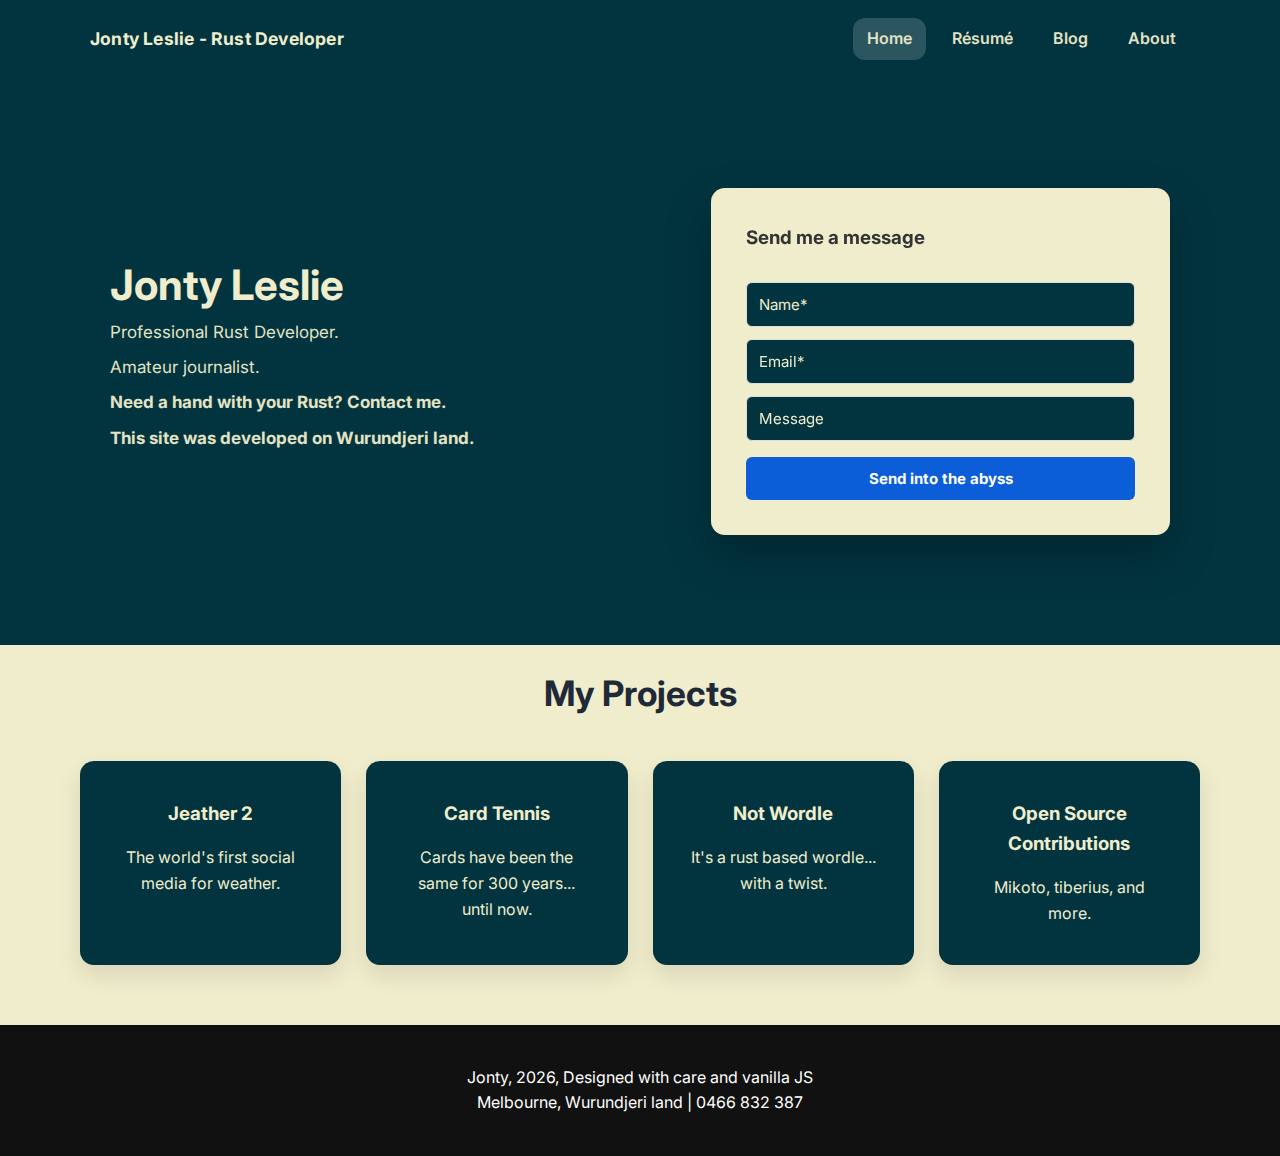
<file: index.html>
<!DOCTYPE html>
<html lang="en">

<head>
    <meta charset="UTF-8" />
    <meta name="description" content="Professional Rust Developer and Amateur Journalist" />
    <link rel="icon" type="image/x-icon" href="/favicon.ico">
    <title>Jonty Leslie - Programming Professional</title>
    <meta name="viewport" content="width=device-width, initial-scale=1.0">

    <link rel="preconnect" href="https://fonts.googleapis.com">
    <link rel="preconnect" href="https://fonts.gstatic.com" crossorigin>
    <link href="https://fonts.googleapis.com/css2?family=Inter:wght@400;600;700&display=swap" rel="stylesheet">
    <link rel="stylesheet" href="styles.css">

    <link rel="canonical" href="https://jlesdev.github.io/SiteWithTimetable/">
    <meta property="og:title" content="Jonty Leslie - Programming Professional">
    <meta property="og:description" content="Professional Rust Developer and Amateur Journalist">
    <meta property="og:image" content="https://media.licdn.com/dms/image/v2/D5603AQEC83LqIlaY2g/profile-displayphoto-shrink_800_800/profile-displayphoto-shrink_800_800/0/1682736156495?e=1772668800&v=beta&t=mTGRSkSpTmN4iZ6dFhdc3C0wPC5ipaGxKken-l8QJVU">
    <meta property="og:url" content="https://jlesdev.github.io/SiteWithTimetable/">
    <meta name="twitter:card" content="summary_large_image">
    <meta name="viewport" content="width=device-width, initial-scale=1">
</head>

<body>

    <header>
        <div class="container" id="header-container">
            <h2>Jonty Leslie - Rust Developer</h2>
            <nav>
                <a href="index.html" class="active">Home</a>
                <a class="butt" href="resume.html">Résumé</a>
                <a class="butt" href="contact.html">Blog</a>
                <a class="butt" href="about.html">About</a>
            </nav>
        </div>
    </header>

    <section class="hero">
        <div class="container">
            <div>
            <h1>Jonty Leslie</h1>
            <p>Professional Rust Developer.</p>
            <p>Amateur journalist.</p>
            <p><strong>Need a hand with your Rust? Contact me.</strong></p>
            <p><strong>This site was developed on Wurundjeri land.</strong></p>
            </div>
            
            <div class="quote-box">
            <span class="highlight-container"><h3><span class="highlight">Send me a message</span></h3></span>

            <form action="https://formsubmit.co/jontyleslie@gmail.com" method="POST">
                <input type="text" name="name" placeholder="Name*" required>
                <input type="email" name="email" placeholder="Email*" required>
                <input type="text" name="phone" placeholder="Message" required>

                <input type="hidden" name="_subject" value="New Quote Request">
                <input type="hidden" name="_captcha" value="false">

                <button type="submit">Send into the abyss</button>
            </form>
            </div>
        </div>

    </section>

    <section class="services">
        <h2>My Projects</h2>

        <div class="service-grid">

            <div class="service"
                style="background-size: cover; background-color:#02343F;color:#F0EDCC;">
                <h3>Jeather 2</h3>
                <p>The world's first social media for weather.</p>
            </div>

            <div class="service"
                style="background-size: cover; background-color:#02343F;color:#F0EDCC;">
                <h3>Card Tennis</h3>
                <p>Cards have been the same for 300 years... until now.</p>
            </div>

            <div class="service"
                style="background-size: cover; background-color:#02343F;color:#F0EDCC;">
                <h3>Not Wordle</h3>
                <p>It's a rust based wordle... with a twist.</p>
            </div>

            <div class="service"
                style="background-size: cover;background-color:#02343F;color:#F0EDCC;">
                <h3>Open Source Contributions</h3>
                <p>Mikoto, tiberius, and more.</p>
            </div>

        </div>

    </section>

    <footer>
        <p>Jonty, 2026, Designed with care and vanilla JS</p>
        <p>Melbourne, Wurundjeri land | 0466 832 387</p>
    </footer>

    <script type="application/ld+json">
        {
          "@context": "https://schema.org",
          "@type": "LocalBusiness",
          "name": "Vortex Gutter Cleaning",
          "telephone": "0466 832 387",
          "address": {
            "@type": "PostalAddress",
            "streetAddress": "Kensington VIC",
            "addressLocality": "Melbourne",
            "addressRegion": "VIC",
            "postalCode": "3000",
            "addressCountry": "AU"
          },
          "url": "https://jlesdev.github.io/VortexGutters/",
          "description": "Professional gutter, downpipe and roof cleaning services in Melbourne and surrounding suburbs."
        }
    </script>


</body>

</html>
</file>
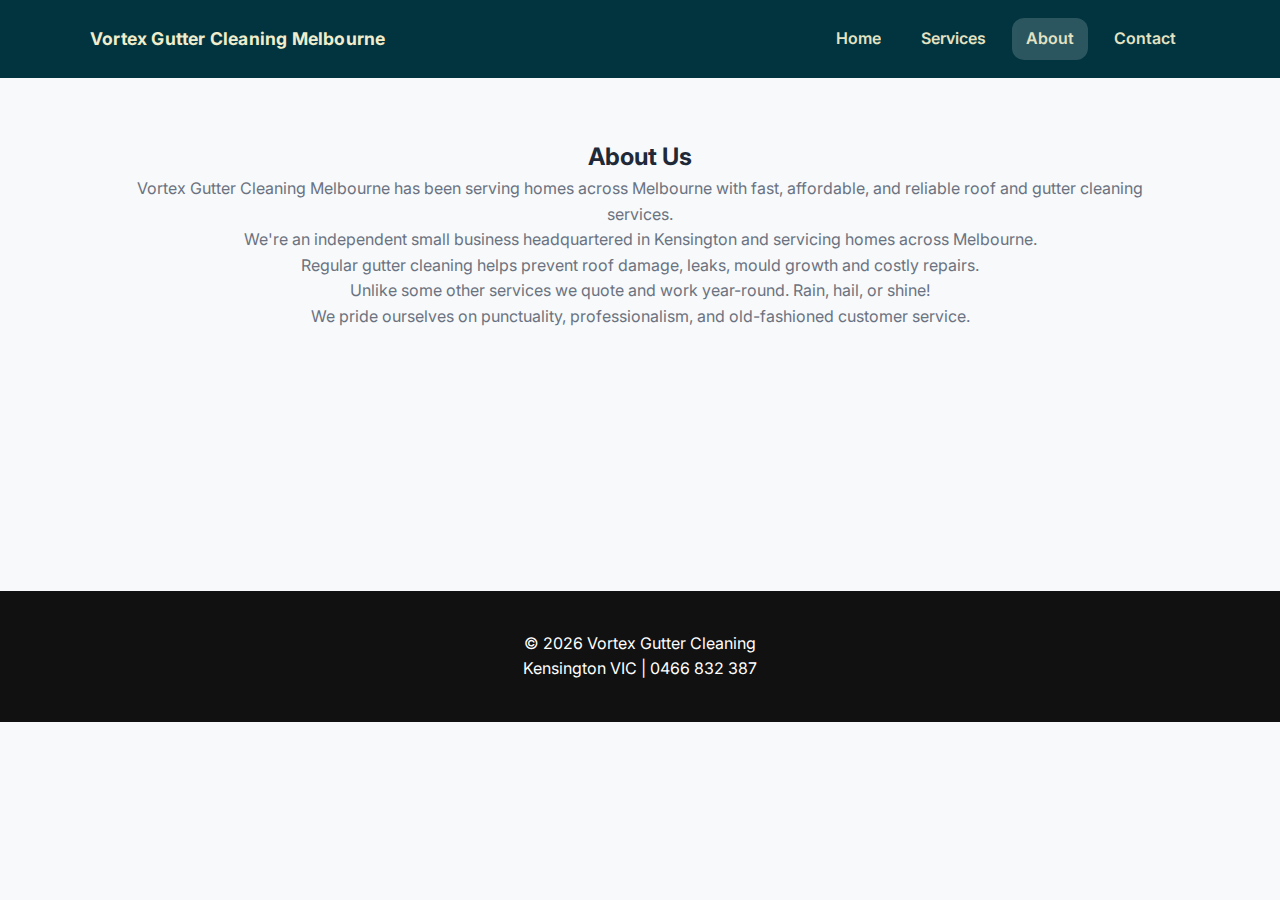
<file: about.html>
<!DOCTYPE html>
<html lang="en">
<head>
    <meta charset="UTF-8">
    <link rel="icon" type="image/x-icon" href="/favicon.ico">
    <title>About - Vortex Gutter Cleaning</title>
    <meta name="description" content="Vortex Gutter Cleaning Melbourne — professional gutter, downpipe and roof cleaning. Fast, reliable, and local to Melbourne.">
    <link rel="preconnect" href="https://fonts.googleapis.com">
    <link rel="preconnect" href="https://fonts.gstatic.com" crossorigin>
    <link href="https://fonts.googleapis.com/css2?family=Inter:wght@400;600;700&display=swap" rel="stylesheet">
    <meta name="viewport" content="width=device-width, initial-scale=1.0">
    <link rel="stylesheet" href="styles.css">
</head>
<body>

<header>
    <div class="container">
        <h2>Vortex Gutter Cleaning Melbourne</h2>
        <nav>
            <a href="index.html">Home</a>
            <a href="services.html">Services</a>
            <a href="about.html" class="active">About</a>
            <a href="contact.html">Contact</a>
        </nav>
    </div>
</header>

<section class="about" style="padding: 60px 0; text-align:center;">
    <div class="container">
        <h2 class="about-header">About Us</h2>
        <p class="lead">Vortex Gutter Cleaning Melbourne has been serving homes across Melbourne with fast, affordable, and reliable roof and gutter cleaning services.</p>
        <p class="lead">We're an independent small business headquartered in Kensington and servicing homes across Melbourne.</p>
        <p class="lead">Regular gutter cleaning helps prevent roof damage, leaks, mould growth and costly repairs.</p>
        <p class="lead">Unlike some other services we quote and work year-round. Rain, hail, or shine!</p>
        <p class="lead">We pride ourselves on punctuality, professionalism, and old-fashioned customer service.</p>
    </div>
</section>

<footer>
    <p>© 2026 Vortex Gutter Cleaning</p>
    <p>Kensington VIC | 0466 832 387</p>
</footer>

</body>
</html>
</file>
<file: styles.css>
:root{
    --bg: #f7f9fb;
    --surface: #ffffff;
    --muted: #6b7280;
    --brand: #0b5ed7;
    --accent: #0a66ff;
    --text: #1f2937;
}

*{box-sizing:border-box;margin:0;padding:0;font-family:Inter, system-ui, -apple-system, "Segoe UI", Roboto, "Helvetica Neue", Arial}

body{background:var(--bg);color:var(--text);line-height:1.6;-webkit-font-smoothing:antialiased}

.container{max-width:1100px;margin:0 auto;padding:0 20px}

header{background:var(--brand);color:#F0EDCC;}
header .container{display:flex;align-items:center;justify-content:space-between;padding:18px 0}
header h2{
    font-size:1.1rem;z-index:5;font-weight:700;letter-spacing:0.2px}
nav{display:flex;gap:12px}
nav a{color:#F0EDCC;padding:8px 14px;border-radius:12px;text-decoration:none;font-weight:600;opacity:0.95;transition:background .18s,transform .15s,opacity .15s}
nav a:hover{background:rgba(255,255,255,.12);transform:translateY(-3px);opacity:1}
nav a.active{background:rgba(255,255,255,.18)}
nav .butt.active{background:rgba(255,255,255,.18)}
.active{background:rgba(255,255,255,.18)}
.butt:hover{background:rgba(255,255,255,.12);transform:translateY(-3px);opacity:1}

/* a,button{position:relative;overflow:hidden}
a::after,button::after{content:"";position:absolute;top:0;left:-120%;width:120%;height:100%;background:rgba(255,255,255,0.18);transform:skewX(-20deg);pointer-events:none}
.wipe::after{animation:wipe .35s cubic-bezier(.4,0,.2,1)}
@keyframes wipe{from{left:-120%}to{left:120%}} */

.hero{position:relative;color:#F0EDCC;padding:110px 0;background-color:#02343F;background-size:cover;background-position:center}
.hero .container{z-index: 1;display:grid;grid-template-columns:1.1fr .9fr;gap:40px;align-items:center}
.hero h1{font-size:42px;line-height:1.05;margin-bottom:12px;position: relative}
.hero p{font-size:17px;opacity:.95;margin-bottom:8px}

.quote-box {
    background: #F0EDCC;
    color: #333;
    padding: 35px;
    border-radius: 14px;
    box-shadow: 0 20px 45px rgba(0, 0, 0, .25);
    backdrop-filter: blur(6px);
}

.quote-box h3 {
    margin-bottom: 10px;
}

.quote-box input,
.quote-box button {
    background: #02343F;
    color: #F0EDCC;
    width: 100%;
    padding: 12px;
    margin-top: 12px;
    border-radius: 6px;
    font-size: 15px;
}

.quote-box input {
    border: 1px solid #ddd;
}

.quote-box button {
    background: var(--brand);
    color: white;
    border: none;
    cursor: pointer;
    margin-top: 16px;
    font-weight: bold;
}

.form-control{width:100%;padding:12px;margin-top:12px;border-radius:6px;border:1px solid #ddd;background:#fff}
.form-row{display:flex;gap:12px}
.btn{display:inline-block;background:var(--brand);color:white;padding:11px 16px;border-radius:10px;border:none;cursor:pointer;font-weight:700}
.btn.secondary{background:#e6eefc;color:var(--brand)}

.services{padding:20px 80px 60px;text-align:center;background-color:#F0EDCC;}

.service {
    position: relative;
    color: white;
    padding: 2rem;
    border-radius: 16px;
    box-shadow: 0 10px 25px rgba(0, 0, 0, .2);
    background-size: contain;
    background-position: center;
    overflow: hidden;
    transition: transform .25s, box-shadow .25s;
}

/* .service::before {
    content: "";
    position: absolute;
    background-size: contain;
    inset: 0;
    background: linear-gradient(rgba(0, 0, 0, .55), rgba(0, 0, 0, .55));
    z-index: 0;
} */

/* .hero::before {
    content: "";
    position: absolute;
    background-size: contain;
    inset: 0;
    background: linear-gradient(rgba(0, 0, 0, .55), rgba(0, 0, 0, .55));
    z-index: 0;
} */

button,
a,
input,
.toggle {
  -webkit-tap-highlight-color: transparent;
}


.service * {
    position: relative;
    padding: 0.5rem;
    z-index: 1;
}

.service:hover {
    transform: translateY(-6px);
    box-shadow: 0 18px 40px rgba(0, 0, 0, .3);
}


.services h2 {
    font-size: 2.2rem;
    margin-bottom: 20px;
}

.service-grid {
    display: grid;
    grid-template-columns: repeat(auto-fit, minmax(220px, 1fr));
    gap: 25px;
    margin-top: 40px;
}

.service {
    background: white;
    padding: 30px;
    border-radius: 14px;
    box-shadow: 0 10px 25px rgba(0, 0, 0, .1);
    transition: transform .2s, box-shadow .2s;
}

.service:hover {
    transform: translateY(-4px);
    box-shadow: 0 15px 35px rgba(0, 0, 0, .15);
}

.lead{color:var(--muted);font-size:1rem}
.mt-8{margin-top:8px}

footer {
    background: #111;
    color: white;
    padding: 40px 0;
    text-align: center;
    /* margin-top: 60px; */
    position: static;
    width: 100%;
}

header {
    width: 100%;
    /* display: flex;
    align-items: center;
    justify-content: space-between;
    padding: 18px 0; */
    background-color: #02343F;
}

@media (max-width:900px){
    .hero .container{z-index: 1;grid-template-columns:1fr;padding:0}
    .hero{padding:15px 0}
    /* header .container{padding:12px 0} */
    .container {
        width: 100%;
    }

    header h2 {
        margin: 0.5rem;
        font-size: 1.3rem;
        position: relative;
    }

    .hero h1 {
        margin: 0.5rem 1rem 0.5rem 1rem;
        font-size: 1.3rem;
        position: relative;
    }

    .butt {
        margin: 0.2rem;
        font-size: 1.1rem;
        padding: 0;

    }

    p {
        margin: 0.5rem 1rem 0.5rem 1rem;
        text-wrap: wrap;
    }

    div {
        width: 100%;
    }
    h1 {
        margin: 0.2rem 1rem 0.5rem 1rem;
        position: relative;
    }

    a[href^="tel:"] {
      color: #afffff;
      text-decoration: none;
    }

     header .container{
        flex-direction: column;
        align-items: center;
        text-align: center;
        gap: 10px;
    }

    nav{
        justify-content: center;
        flex-wrap: wrap;
        margin-top: 8px;
    }
}

@media (max-width:520px){
    .form-row{flex-direction:column}
    .hero h1{font-size:30px}
}

.about {
    min-height: 57vh;
}

input::placeholder {
    color: #F0EDCC;
}

.hero ::selection {
    color: red;
    background-color: white;
    backdrop-filter: invert(100%);
}

::selection {
    color: rgb(255, 255, 255);
    background-color: rgb(214, 79, 255);
    backdrop-filter: invert(100%);
}

.quote-box ::selection {
    color: rgb(255, 255, 255);
    background-color: rgb(0, 21, 88);
    backdrop-filter: invert(100%);
}

/* .highlight-container, .highlight {
  position: relative;
}

.highlight-container {
  display: inline-block;
}

.highlight-container:before {
  content: " ";
  display: block;
  height: 90%;
  width: 100%;
  margin-left: -3px;
  margin-right: -3px;
  position: absolute;
  background: rgb(232, 157, 255);
  transform: rotate(2deg);
  top: -8px;
  left: -1px;
  border-radius: 20% 25% 20% 24%;
  padding: 10px 3px 3px 10px;
} */

.highlight-container, .highlight {
  position: relative;
}

.highlight-container {
  display: inline-block;
  overflow: hidden;
}

.highlight-container:before {
  content: "";
  display: block;
  height: 90%;
  width: 100%;
  margin-left: -3px;
  margin-right: -3px;
  position: absolute;
  background: rgb(232, 157, 255);
  transform: rotate(2deg) scaleX(0);
  transform-origin: left;
  top: -8px;
  left: -1px;
  /* border-radius: 20% 25% 20% 24%; */
  padding: 10px 3px 3px 10px;

  /* animation: highlight-wipe 0.7s cubic-bezier(.4,0,.2,1) forwards; */
  animation: highlight-wipe 1s cubic-bezier(.2,.7,.2,1) forwards;

}

@keyframes highlight-wipe {
  from {
    transform: rotate(2deg) scaleX(0);
  }
  to {
    transform: rotate(2deg) scaleX(1);
  }
}
</file>
